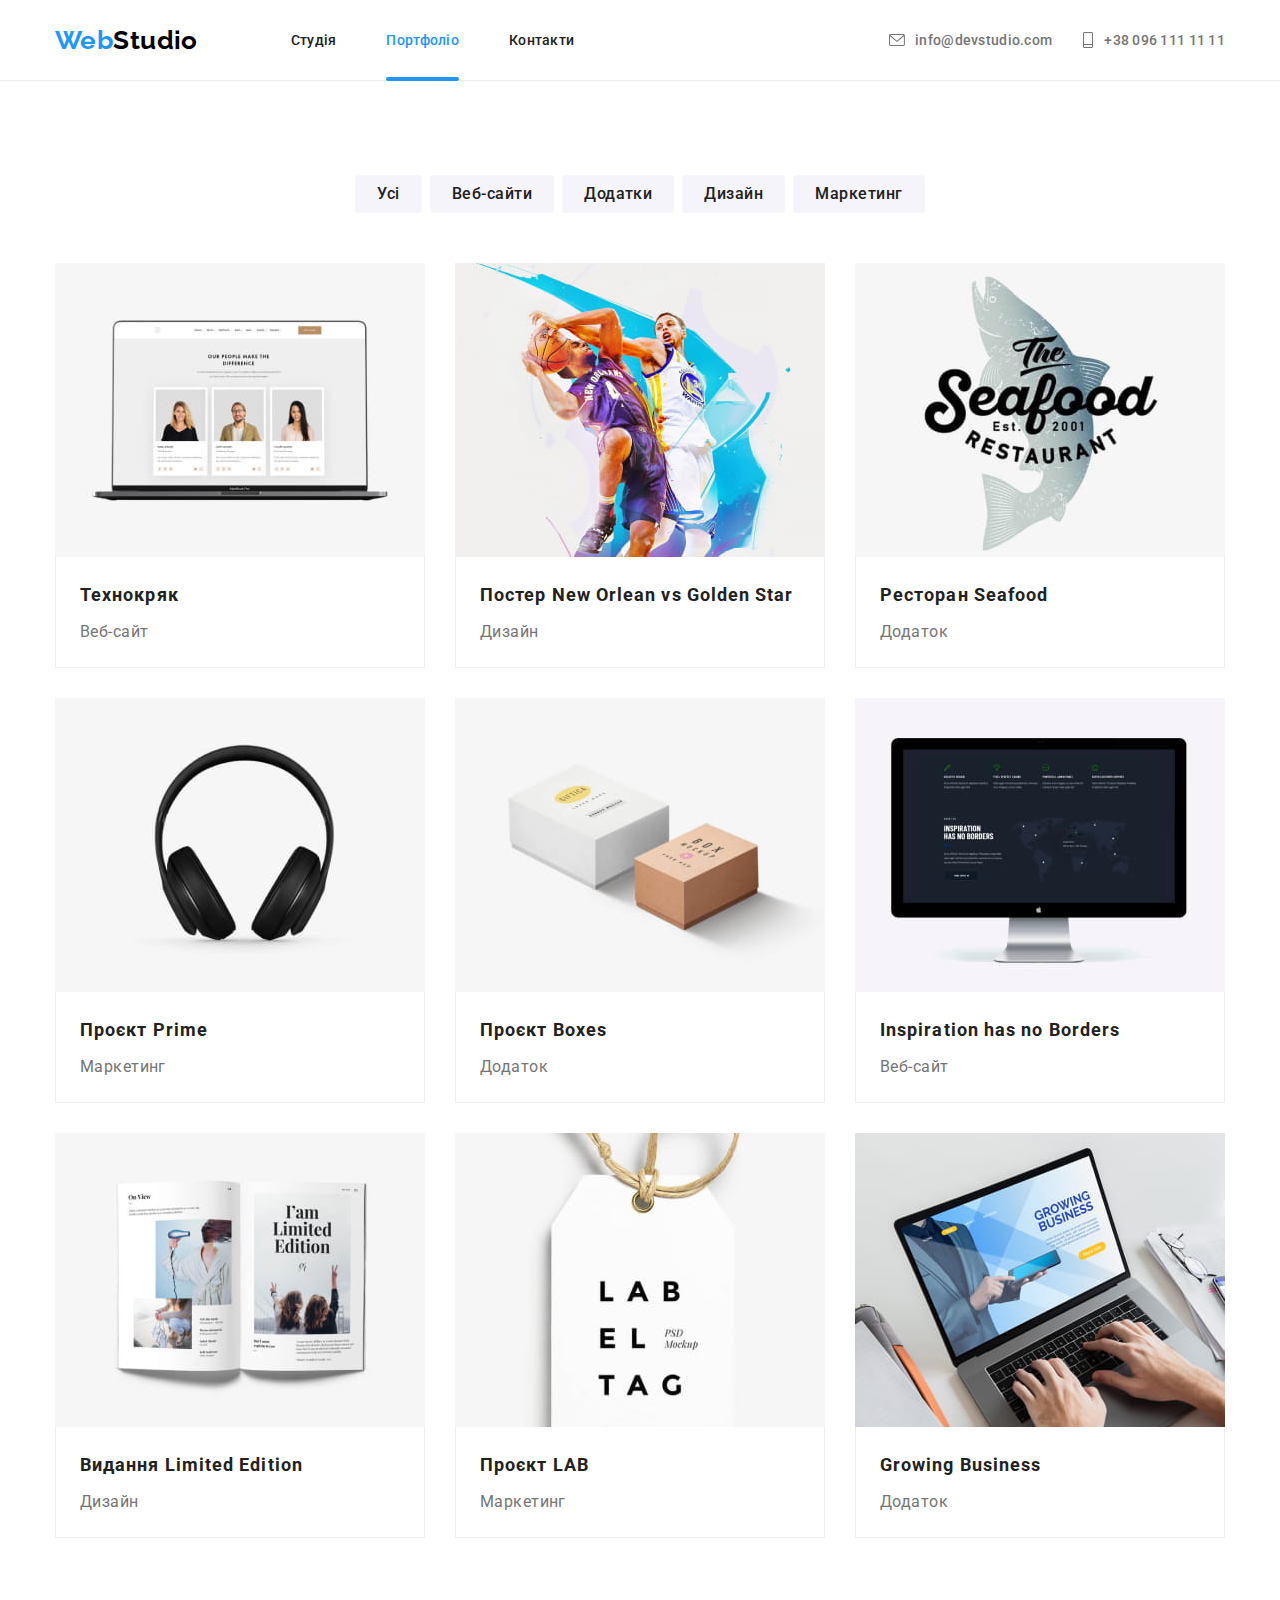
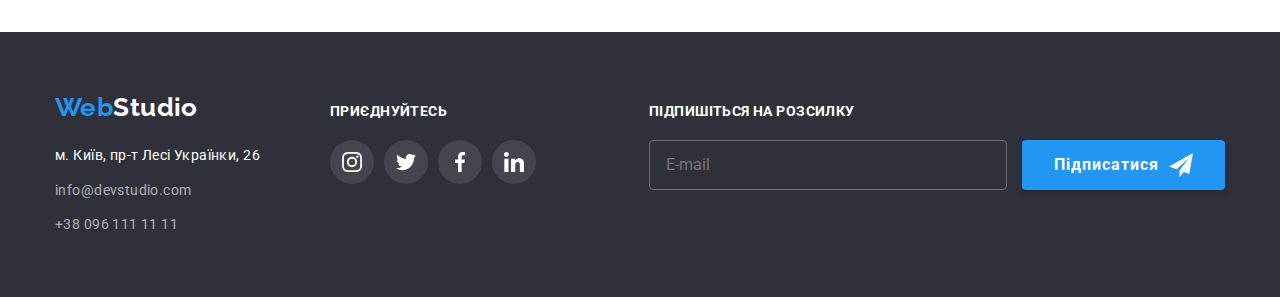
<file: portfolio.html>
<!DOCTYPE html>
<html lang="uk">
  <head>
    <meta charset="UTF-8" />
    <meta http-equiv="X-UA-Compatible" content="IE=edge" />
    <meta name="viewport" content="width=device-width, initial-scale=1.0" />
    <title>Портфоліо</title>
    <link
      rel="stylesheet"
      href="https://cdnjs.cloudflare.com/ajax/libs/modern-normalize/1.0.0/modern-normalize.min.css"
    />
    <link rel="stylesheet" href="./css/styles.css" />
    <link rel="preconnect" href="https://fonts.googleapis.com" />
    <link rel="preconnect" href="https://fonts.gstatic.com" crossorigin />
    <link
      href="https://fonts.googleapis.com/css2?family=Raleway:wght@700&family=Roboto:wght@400;500;700;900&display=swap"
      rel="stylesheet"
    />
  </head>
  <body>
    <header class="menu-list-border">
      <div class="container menu-list">
        <a href="./index.html" class="link logo-studio"><span class="logo-web">Web</span>Studio</span></a>
        <nav class="nav-list">
          <ul class="list link-nav-list">
            <li>
              <a href="./index.html" class="link link-nav">Студія</a>
            </li>
            <li>
              <a href="./portfolio.html" class="link link-nav-current">Портфоліо</a>
            </li>
            <li>
              <a href="#" class="link link-nav">Контакти</a>
            </li>
          </ul>
        </nav>
        <ul class="list site-nav">
          <li class="site-nav-button">
            <a href="mailto:info@devstudio.com" class="link link-email">
              <svg role="img" width="16px" height="12px" class="envelope">
                <use href="./images/icons.svg#icon-envelope"></use>
              </svg>
              info@devstudio.com
            </a>
          </li>
          <li class="site-nav-button">
            <a href="tel:+380961111111" class="link link-email">
              <svg role="img" width="12px" height="16px" class="mobile">
                <use href="./images/icons.svg#icon-mobile"></use>
              </svg>
              +38 096 111 11 11
            </a>
          </li>
        </ul>
      </div>
    </header>
    <main>
      <div class="container">
        <h1 class="portfolio-h1">Портфоліо</h1>
        <ul class="section list filter-list">
          <li>
            <button type="button" class="input filter">Усі</button>
          </li>
          <li>
            <button type="button" class="input filter">Веб-сайти</button>
          </li>
          <li>
            <button type="button" class="input filter">Додатки</button>
          </li>
          <li>
            <button type="button" class="input filter">Дизайн</button>
          </li>
          <li>
            <button type="button" class="input filter">Маркетинг</button>
          </li>
        </ul>
        <ul class="section list projects">
          <li>
            <a href="#" class="link project-link">
              <div class="project-overlay">
                <img
                  src="./images/port_tehnocryak.jpg"
                  width="370"
                  height="294"
                  alt="Веб-сайт Технокряк"
                />
                <div class="overlay-project-link">
                  <p class="overlay-info">Ресурс пропонує комплексні пропозиції з різним рівнем функціоналу та сервісів. Все це дозволить відвідувачу отримати вичерпні відомості про компанію чи приватну особу.</p>
                </div>
              </div>
              <div class="project-info">
                <h2 class="project-name">Технокряк</h2>
                <p class="project-type">Веб-сайт</p>
              </div>
            </a>
          </li>
          <li>
            <a href="#" class="link project-link">
            <div class="project-overlay">
              <img
                src="./images/port_new_orlean.jpg"
                width="370"
                height="294"
                alt="Постер New Orlean vs Golden Starк"
              />
              <div class="overlay-project-link">
                <p class="overlay-info">Ресурс пропонує комплексні пропозиції з різним рівнем функціоналу та сервісів. Все це дозволить відвідувачу отримати вичерпні відомості про компанію чи приватну особу.</p>
              </div>
            </div>
            <div class="project-info">
              <h2 class="project-name" class="project-name">
                Постер New Orlean vs Golden Star
              </h2>
              <p class="project-type">Дизайн</p>
            </div>
            </a>
          </li>
          <li>
            <a href="#" class="link project-link">
              <div class="project-overlay">
                <img
                  src="./images/port_seafood.jpg"
                  width="370"
                  height="294"
                  alt="Ресторан Seafood"
                />
                <div class="overlay-project-link">
                  <p class="overlay-info">Ресурс пропонує комплексні пропозиції з різним рівнем функціоналу та сервісів. Все це дозволить відвідувачу отримати вичерпні відомості про компанію чи приватну особу.</p>
                </div>
              </div>
              <div class="project-info">
                <h2 class="project-name">Ресторан Seafood</h2>
                <p class="project-type">Додаток</p>
              </div>
            </a>
          </li>
          <li>
            <a href="#" class="link project-link">
            <div class="project-overlay">
            <img
              src="./images/port_prime.jpg"
              width="370"
              height="294"
              alt="Проєкт Prime"
            />
            <div class="overlay-project-link">
              <p class="overlay-info">Ресурс пропонує комплексні пропозиції з різним рівнем функціоналу та сервісів. Все це дозволить відвідувачу отримати вичерпні відомості про компанію чи приватну особу.</p>
            </div>
            </div>
            <div class="project-info">
              <h2 class="project-name">Проєкт Prime</h2>
              <p class="project-type">Маркетинг</p>
            </div>
            </a>
          </li>
          <li>
            <a href="#" class="link project-link">
            <div class="project-overlay">
            <img
              src="./images/port_boxes.jpg"
              width="370"
              height="294"
              alt="Проєкт Boxes"
            />
            <div class="overlay-project-link">
              <p class="overlay-info">Ресурс пропонує комплексні пропозиції з різним рівнем функціоналу та сервісів. Все це дозволить відвідувачу отримати вичерпні відомості про компанію чи приватну особу.</p>
            </div>
            </div>
            <div class="project-info">
              <h2 class="project-name">Проєкт Boxes</h2>
              <p class="project-type">Додаток</p>
            </div>
            </a>
          </li>
          <li>
            <a href="#" class="link project-link">
            <div class="project-overlay">
              <img
                src="./images/port_noborders.jpg"
                width="370"
                height="294"
                alt="Проєкт Inspiration has no Borders"
              />
              <div class="overlay-project-link">
                <p class="overlay-info">Ресурс пропонує комплексні пропозиції з різним рівнем функціоналу та сервісів. Все це дозволить відвідувачу отримати вичерпні відомості про компанію чи приватну особу.</p>
              </div>
            </div>
              <div class="project-info">
                <h2 class="project-name">Inspiration has no Borders</h2>
                <p class="project-type">Веб-сайт</p>
              </div>
            </a>
          </li>
          <li>
            <a href="#" class="link project-link">
            <div class="project-overlay">
            <img
              src="./images/port_limited_ed.jpg"
              width="370"
              height="294"
              alt="Видання Limited Edition"
            />
            <div class="overlay-project-link">
              <p class="overlay-info">Ресурс пропонує комплексні пропозиції з різним рівнем функціоналу та сервісів. Все це дозволить відвідувачу отримати вичерпні відомості про компанію чи приватну особу.</p>
            </div>
            </div>
            <div class="project-info">
              <h2 class="project-name">Видання Limited Edition</h2>
              <p class="project-type">Дизайн</p>
            </div>
            </a>
          </li>
          <li>
            <a href="#" class="link project-link">
              <div class="project-overlay">
                <img
                  src="./images/port_lab.jpg"
                  width="370"
                  height="294"
                  alt="Проєкт LAB"
                />
                <div class="overlay-project-link">
                  <p class="overlay-info">Ресурс пропонує комплексні пропозиції з різним рівнем функціоналу та сервісів. Все це дозволить відвідувачу отримати вичерпні відомості про компанію чи приватну особу.</p>
                </div>
              </div>
              <div class="project-info">
                  <h2 class="project-name">Проєкт LAB</h2>
                  <p class="project-type">Маркетинг</p>
              </div>
            </a>
          </li>
          <li>
            <a href="#" class="link project-link">
            <div class="project-overlay">
            <img
              src="./images/port_grow_business.jpg"
              width="370"
              height="294"
              alt="Додаток Growing Business"
            />
            <div class="overlay-project-link">
              <p class="overlay-info">Ресурс пропонує комплексні пропозиції з різним рівнем функціоналу та сервісів. Все це дозволить відвідувачу отримати вичерпні відомості про компанію чи приватну особу.</p>
            </div>
            </div>
            <div class="project-info">
              <h2 class="project-name">Growing Business</h2>
              <p class="project-type">Додаток</p>
            </div>
            </div>
            </a>
          </li>
        </ul>
      </div>
    </main>
    <footer>
      <div class="container">
        <div>
          <a href="./index.html" class="link logo-studio logo-footer">Web<span style="color:white">Studio</span></a>
          <address>
            <ul class="list">
              <li class="footer-item">
                <a href="https://goo.gl/maps/tvAfN8rbNp5ujhR58" class="link address-link">м. Київ, пр-т Лесі Українки, 26</a>
              </li>
              <li class="footer-item"><a href="mailto:info@devstudio.com" class="link footer-contact">info@devstudio.com</a></li>
              <li><a href="tel:+380961111111" class="link footer-contact">+38 096 111 11 11</a></li>
            </ul>
          </address>
        </div>
        <div class="footer-media-links">
          <p class="footer-media-links__title">Приєднуйтесь</p>
            <ul class="list footer-icons">
              <li class="list media-button">
                <a href="https://www.instagram.com/" class="icon-link link-media link-media-footer">
                  <svg class="icon-item"
                    width="20px" 
                    height="20px" 
                  >
                    <use href="./images/icons.svg#icon-instagram"></use>
                  </svg>
                </a>
              </li>
              <li class="list media-button">
                <a href="https://twitter.com/?lang=en" class="icon-link link-media link-media-footer">
                <svg class="icon-item"
                width="20px" 
                height="20px" 
                >
                  <use href="./images/icons.svg#icon-twitter"></use>
                </svg>
                </a>
              </li>
              <li class="list media-button">
                <a href="https://www.facebook.com/" class="icon-link link-media link-media-footer">
                  <svg class="icon-item"
                    width="20px" 
                    height="20px" 
                  >
                    <use href="./images/icons.svg#icon-facebook"></use>
                  </svg>
                </a>
              </li>
              <li class="list media-button">
                <a href="https://www.linkedin.com/" class="icon-link link-media link-media-footer">
                  <svg class="icon-item"
                    width="20px" 
                    height="20px" 
                  >
                    <use href="./images/icons.svg#icon-linkedin"></use>
                  </svg>
                </a>
              </li>
            </ul>
        </div>
        <div class="footer-mail-subscribe">
            <form>
              <label class="footer-media-links__title footer-mail-subscribe__label">
                Підпишіться на розсилку
              </label>
              <input 
                type="email" 
                class="input footer-mail-subscribe__input"
                placeholder="E-mail"
                required
                pattern="[a-z0-9._%+-]+@[a-z0-9.-]+\.[a-z]{2,}$">
              <button type="submit" class="input order-service footer-mail-subscribe__btn">Підписатися
                <svg width="24px" height="24px" class="footer-mail-subscribe__icon">
                  <use href="./images/icons.svg#icon-send"></use>
                </svg>
              </button>
            </form>
        </div>
      </div>
    </footer>
  </body>
</html>
</file>
<file: css/styles.css>
:root {
    --main-color: #fff;
    --blue-color: #2196f3;
    --main-text-color: #212121;
    --text-gray-color: #757575;
    --footer-background: #2f303a;
    --button-background: #f5f4fa;
    --logo-studio-color: #000000;
    --border-menu-navigation: #ececec;
    --border-project-card: #eeeeee;
    --icons-color: #afb1b8;
    --main-backggound-shadow: rgba(47, 48, 58, 0.4);
    --porfolio-card-overlay: rgba(33, 150, 243, 0.9);
    --background-color-icons: rgba(255, 255, 255, 0.1);
    --overlay-color: rgba(0, 0, 0, 0.2);

    /* BORDERS */
    --border-modal-form: 1px solid rgba(33, 33, 33, 0.2);
    --border-footer-form: 1px solid rgba(255, 255, 255, 0.3);

    /* SHADOWS */
    --box-shadow: 0px 1px 3px rgba(0, 0, 0, 0.12), 0px 1px 1px rgba(0, 0, 0, 0.14), 0px 2px 1px rgba(0, 0, 0, 0.2);
    --box-shadow-submit-btn: 0px 4px 4px rgba(0, 0, 0, 0.15);
    --portfolio-filter-shadow: 0px 3px 1px rgba(0, 0, 0, 0.1), 0px 1px 2px rgba(0, 0, 0, 0.08), 0px 2px 2px rgba(0, 0, 0, 0.12);
    --project-hover-shadow: 0px 1px 1px rgba(0, 0, 0, 0.12), 0px 4px 4px rgba(0, 0, 0, 0.06), 1px 4px 6px rgba(0, 0, 0, 0.16);

    /* ANIMATION */
    --transition-timing: 250ms cubic-bezier(0.4, 0, 0.2, 1);
    --btn-transform: scale(1.1)
  }
  
    /* ГЛОБАЛЬНІ СТИЛІ ТА СКИДАННЯ */

  body {
    background-color: var(--main-color);
    font-family: 'Roboto', sans-serif;
    color: var(--main-text-color);
    letter-spacing: 0.03em;
    font-size: 14px;
  }
  
  .list {
    list-style: none;
    margin: 0;
    padding-top: 0;
    padding-bottom: 0;
    padding-inline-start: 0px;
    padding-left: 0;
  }
  
  .link {
    text-decoration: none;
    color: currentColor;
    outline: transparent;
  }
  
  .icon-link {
    text-decoration: none;
    color: currentColor;
  }
  
  .input,
  .icon-link {
    outline: transparent;
  }

  h1,
  li,
  p,
  h2,
  h3,
  h4,
  h5,
  h6 {
    margin: 0;
  }
  
  img {
    display: block;
    max-width: 100%;
    height: auto;
  }
  
  button {
    border: none;
    cursor: pointer;
  }
  
    /* СТИЛІ ЗАГАЛЬНОГО КОРИСТУВАННЯ */

  .container {
    width: 1200px;
    padding: 0 15px;
    margin: 0 auto;
  }
  
  .section {
    padding-top: 94px;
    padding-bottom: 94px;
  }

  .visually-hidden {
    position: absolute;
    width: 1px;
    height: 1px;
    margin: -1px;
    border: 0;
    padding: 0;
    white-space: nowrap;
    clip-path: inset(100%);
    clip: rect(0 0 0 0);
    overflow: hidden;
  }

      /* ХЕДЕР */
  
  header {
    font-weight: 500;
  }
  
  .menu-list {
    display: flex;
    flex-direction: row;
    align-items: center;
    padding-top: 24.5px;
    padding-bottom: 24.5px;
  }
  
  .menu-list-portfolio {
    display: flex;
    flex-direction: row;
    align-items: center;
    padding-top: 24px;
    padding-bottom: 24px;
  }
  
  .menu-list-border {
    border-bottom: 1px solid var(--border-menu-navigation);
  }
  
  .nav-list {
    margin-left: 93px;
  }
  
  .link-nav-list {
    display: inline-flex;
    align-items: center;
    gap: 50px;
  }
  
  .site-nav {
    display: inline-flex;
    align-items: center;
    gap: 30px;
    margin-left: auto;
  }
  
  .site-nav-button {
    background-color: #fff;
    color: var(--text-gray-color);
    cursor: pointer;
  }
  
  .link-email {
    display: flex;
    align-items: center;
    gap: 10px;
    color: var(--text-gray-color);
    letter-spacing: 0.02em;
    font-weight: 500;
    transition: color var(--transition-timing);
  }
  
  .envelope,
  .mobile {
    fill: currentColor;
  }
  
  .link-email:hover,
  .link-email:focus {
    color: var(--blue-color);
  }
  
  
  .logo-studio {
    font-family: 'Raleway', sans-serif;
    font-weight: 700;
    font-size: 26px;
    line-height: 1.2;
    color: var(--logo-studio-color);
  }
  
  .logo-web {
    color: var(--blue-color);
  }
  
  .link-nav-current,
  .link-nav,
  .site-nav {
    line-height: 1.2;
    letter-spacing: 0.02em;
  }
  
  .link-nav {
    color: var(--main-text-color);
    transition: color var(--transition-timing);
  }
  
  .link-nav-current {
    color: var(--blue-color);
    position: relative;
  }
  
  .link-nav-current::after {
    content: "";
    position: absolute;
    top: 45px;
    right: 0;
    width: 100%;
    border-bottom: solid 4px var(--blue-color);
    border-radius: 2px;
  }
  
  .link-nav:visited {
    color: var(--main-text-color);
  }
  
  .link-nav:hover,
  .link-nav:focus,
  .link-nav:visited:hover,
  .link-nav:visited:focus {
    color: var(--blue-color);
  }

      /* СЕКЦІЯ З ГАСЛОМ І КНОПКОЮ ЗАМОВЛЕННЯ*/
  
  .motto-order-section {
    text-align: center;
    max-width: 1600px;
    height: 600px;
    padding-top: 200px;
    padding-bottom: 200px;
    background-image: 
      linear-gradient(to bottom, var(--main-backggound-shadow), var(--main-backggound-shadow)), 
      url('../images/main-bkg.jpg');
    background-size: cover;
    background-repeat: no-repeat;
    margin: 0 auto;
  }
  
  .main-h1 {
    font-weight: 900;
    font-size: 44px;
    line-height: 1.36;
    color: var(--main-color);
    text-transform: uppercase;
    letter-spacing: 0.06em;
    margin: 0 auto;
    width: 696px;
    margin-bottom: 30px;
  }
  
  .main-h2,
  .portfolio-h1 {
    position: absolute;
    width: 1px;
    height: 1px;
    margin: -1px;
    border: 0;
    padding: 0;
    white-space: nowrap;
    clip-path: inset(100%);
    clip: rect(0 0 0 0);
    overflow: hidden;
  }
  
  .order-service {
    color: var(--main-color);
    font-weight: 700;
    font-size: 16px;
    letter-spacing: 0.06em;
    line-height: 1.875;
    background-color: var(--blue-color);
    border: none;
    border-radius: 4px;
    cursor: pointer;
    transition: 0.25s;
    display: inline;
    align-items: center;
    padding: 10px 32px;
    transition: var(--transition-timing);
  }
  
  .order-service:hover,
  .order-service:focus {
    color: var(--blue-color);
    background-color: var(--main-color); 
    transform: var(--btn-transform);   
  }
    /* МОДАЛЬНЕ ВІКНО */

  .backdrop.is-hidden {
    visibility: hidden;
    opacity: 0;
    pointer-events: none;
  }

  .overlay {
    opacity: 0;
    visibility: hidden;
    position: fixed;
    top: 0;
    left: 0;
    width: 100%;
    height: 100%;
    background-color: var(--overlay-color);
    z-index: 20;
    transition:
    visibility var(--transition-timing),
    opacity var(--transition-timing);
 }
  
  .modal {
    opacity: 0;
    visibility: hidden;
    width: 100%;
    position: fixed;
    top: 50%;
    left: 50%;
    transform: translate(-50%, -50%);
    z-index: 30;
    padding: 50px;
    background-color: var(--main-color);
    max-width: 528px;
    max-height: 581px;
    padding: 40px;
    box-shadow: var(--box-shadow);
    border-radius: 4px;
    transition:
    visibility var(--transition-timing),
    opacity var(--transition-timing);
 }
  
 .modal.active,
 .overlay.active{
    opacity: 1;
    visibility: visible;
 }
  
  .button-close {
    position: absolute;
    display: flex;
    align-items: center;
    justify-content: center;
    width: 30px;
    height: 30px;
    color: var(--logo-studio-color);
    background-color: var(--main-color);
    border: solid 1px rgba(0, 0, 0, 0.1);
    border-radius: 50%;
    padding: 6px;
    top: 8px;
    right: 8px;
    transition: color var(--transition-timing), background-color var(--transition-timing);
  }

  .button-close:hover,
  .button-close:focus {
    color: var(--main-color);
    background-color: var(--blue-color);
  }

  .icon-close-window {
    fill: currentColor;
    min-width: 18px;
  }
  
    /* СТИЛІ ФОРМИ */

  .form-group {
    display: flex;
    flex-direction: column;
  }

  .contact-details-head {
    font-weight: 700;
    font-size: 20px;
    line-height: 1.15;
    margin-bottom: 12px;
  }

 .form-label {
    margin-bottom: 10px;
    position: relative;
    color: var(--main-text-color);
 }

 .form_comment {
  margin-bottom: 20px;
 }

  .label-text {
    display: block;
    text-align: start;
    margin-bottom: 4px;
    font-size: 12px;
    color: var(--text-gray-color);
    line-height: 1.16;
  }

  .form-input-area {
    display: flex;
    transition: var(--transition-timing);
    width: 100%;
    
  }

  .form-input {
    padding: 12px 12px 12px 40px;
    border: var(--border-modal-form);
    border-radius: 4px;
    height: 40px;
    width: 100%;
    font-size: 14px;
    color: var(--main-text-color);
    cursor: pointer;
    transition: border-color var(--transition-timing);
  }

  .form-input-area:focus-within {
    color: var(--blue-color);
  }

  .form-input:focus {
    border-color: var(--blue-color);
  }

  .form-input:not(:placeholder-shown):required:invalid {
    border-color: red;
  }

  .form-input:not(:placeholder-shown):required:valid {
    border-color: green;
  }

  .icon-form {
    fill: currentColor;
    position: absolute;
    z-index: 1;
    top: 50%;
    right: 418px;
  }

  .textarea {
    padding: 12px 16px;
    font-size: 12px;
    height: 120px;
    width: 100%;
    line-height: 1.14;
    resize: none;
    border: 1px solid rgba(33, 33, 33, 0.2);
    border-radius: 4px;
    transition: border-color var(--transition-timing);
  }

  .textarea:focus {
    border-color: var(--blue-color);
  }

  .checkbox-policy {
    position: relative;
    display: flex;
    justify-content: center;
    align-items: center;
  }

  .checkbox {
    position: absolute;
    width: 16px;
    height: 15px;
    right: 95.4%;
    top: 5px;
    bottom: 4px;
  }

  .checkbox-icon-unchecked {
    position: absolute;
    right: 95.4%;
    top: 5px;
    bottom: 4px;
    transition:
    opacity var(--transition-timing);
  }

  .checkbox:checked + .checkbox-icon .checkbox-icon-unchecked {
    opacity: 0;
  }

  .checkbox-icon-checked {
    position: absolute;
    right: 95.4%;
    top: 5px;
    bottom: 4px;
    opacity: 0;
    transition:
    opacity var(--transition-timing);
  }

  .checkbox:checked + .checkbox-icon .checkbox-icon-checked {
    opacity: 1;
  }

  .checkbox-agreement-text {
    color: var(--text-gray-color);
    line-height: 1.71;
    margin-left: 8.38px;
    }

  .checkbox-agreement-link {
    color: var(--blue-color);
    text-decoration-line: underline;
  }

  .btn-submit {
    padding: 10px 52px;
    margin-top: 30px;
    box-shadow: var(--box-shadow-submit-btn);
    transition: var(--transition-timing);
  }

  .btn-submit:hover,
  .btn-submit:focus {
    background-color: var(--blue-color);
    color: var(--main-color);
    transform: var(--btn-transform);
  }

  /* ----------------
      ПЕРЕВАГИ
  ----------------*/

  .feature-name {
    font-size: 14px;
    font-weight: 700;
    line-height: 1.2;
    text-transform: uppercase;
    margin: 0;
  }
  
  .features {
    display: flex;
  }
  
  .features-item:not(:last-child) {
    margin-right: 30px;
  }
  
  .features-info {
    font-size: 14px;
    color: var(--text-gray-color);
    line-height: 1.8;
    margin-bottom: 0;
    margin-top: 10px;
  }
  
  .feature-icon {
    background-color: var(--button-background);
    padding: 25px 100px;
    margin-bottom: 30px;
    border-radius: 4px;
  }
  
  .main-section-name {
    text-align: center;
    font-weight: 700;
    font-size: 36px;
    line-height: 1.2;
    margin-bottom: 50px;
  }

  /* --------------------
  ЧИМ МИ ЗАЙМАЄМОСЬ 
  ---------------------*/
  
  .what-we-do-section {
    padding-top: 0;
  }
  
  .img-section {
    display: inline-flex;
    column-gap: 30px;
  }
  
  .thumb-img {
    position: relative;
  }
  
  .thumb-img > .label {
    position: absolute;
    height: 70px;
    width: 100%;
    bottom: 0;    
    background: rgba(47, 48, 58, 0.8);
    text-transform: uppercase;
    color: var(--main-color);
    font-weight: 700;
    line-height: 1.142;
    display: flex;
    justify-content: center;
    align-items: center;
  }
  
  .team-cards-list {
    display: flex;
    gap: 30px;
  }

   /* --------------------
    НАША КОМАНДА  
    ---------------------*/
  
  .team-card {
    text-align: center;
    background-color: var(--main-color);
    box-shadow: var(--box-shadow);
    border-radius: 4px;
    transition: var(--transition-timing);
  }
  
  .team-card:hover,
  .team-card:focus-within {
    transform: scale(1.06);
  }

  .our-team {
    background-color: var(--button-background);
    background-size: cover;
  }
  
  .team-info,
  .team-name {
    font-size: 16px;
    line-height: 1.1875;
    align-self: flex-end;
  }
  
  .team-card-info {
    padding: 30px 32px;
  }
  
  .team-name {
    font-weight: 500;
    margin-bottom: 10px;
  }
  
  .team-info {
    color: var(--text-gray-color);
    margin-bottom: 16px;
  }
  
  .icons-media-list {
    display: flex;
    gap: 10px;
    justify-content: space-around;
    align-items: center;
  }
  
  .media-button {
    width: 44px;
    height: 44px;
  }
  
  .link-media {
    width: 100%;
    height: 100%;
    display: flex;
    align-items: center;
    justify-content: center;
    border-radius: 50%;
    background-color: var(--main-color);
    color: var(--icons-color);
    transition: color var(--transition-timing), background-color var(--transition-timing);
    outline: none;
  }
  
  .link-media:hover,
  .link-media:focus {
    color: var(--main-color);
    background: var(--blue-color);
  }
  
  .icon-item {
    fill: currentColor;
  }

 /* --------------------
    НАШІ ПАРТНЕРИ
---------------------*/
  
  .partner {
    display: flex;
    gap: 30px;
  }
  
  .partner-link {
    border: 1px solid var(--icons-color);
    color: var(--icons-color);
    width: 170px;
    height: 92px;
    display: flex;
    align-items: center;
    justify-content: center;
    border-radius: 4px;
    transition: var(--transition-timing);
  }
  
  .partner-link:hover,
  .partner-link:focus {
    color: var(--blue-color);
    border-color: var(--blue-color);
    transform: var(--btn-transform);
  }
  
  .partner-icon {
    fill: currentColor;
  }

  /*--------------
     ФУТЕР 
  --------------*/

  footer {
    padding-top: 60px;
    padding-bottom: 60px;
    background-color: var(--footer-background);
    background-size: cover;
    background-repeat: repeat;
  }
  
  footer .container {
    display: flex;
    align-items: baseline;
  }
  
  .logo-footer {
    margin-bottom: 10px;
  }
  
  .footer-media-links {
    margin-left: 70px;
  }
  
  .footer-media-links__title {
    text-transform: uppercase;
    color: var(--main-color);
    margin-bottom: 20px;
    font-weight: 700;
    line-height: 1.18;
  }
  
  .link-media-footer {
    background-color: var(--background-color-icons);
    color: var(--main-color);
  }
  
  .footer-icons {
    display: flex;
    gap: 10px;
  }
  
  address {
    color: var(--main-color);
    font-style: normal;
    line-height: 1.8;
    margin-top: 20px;
  }
  
  .footer-item {
    margin-bottom: 9px;
  }
  
  .address-link {
    color: var(--main-color);
    transition: color var(--transition-timing);
  }
  
  .footer-contact,
  .footer-contact:visited {
    color: var(--main-color);
    opacity: 60%;
    transition: color var(--transition-timing);
  }
  
  .logo-footer,
  .logo-footer:visited {
    color: var(--blue-color);
  }
  .footer-contact:hover,
  .footer-contact:focus,
  .address-link:hover,
  .address-link:focus,
  .address-link:visited:hover,
  .address-link:visited:focus {
    color: var(--blue-color);
    opacity: 100%;
  }
  
  .footer-mail-subscribe {
    margin-left: auto;
  }

  .footer-mail-subscribe__label {
    display: block;
  }

  .footer-mail-subscribe__input,
  .footer-mail-subscribe__input:placeholder-shown:required:invalid{
    width: 358px;
    height: 50px;
    border: var(--border-footer-form);
    border-radius: 4px;
    background-color: transparent;
    padding: 15px 16px;
    margin-right: 12px;
    font-size: 16px;
    line-height: 1.25;
    color: var(--main-color);
  }

  .footer-mail-subscribe__input

  .footer-mail-subscribe__input:required:invalid {
    border-color: red;
  }

  .footer-mail-subscribe__input:required:valid {
    border-color: green;
  }

  .footer-mail-subscribe__btn {
    display: inline-flex;
    gap: 10px;
    box-shadow: var(--box-shadow-submit-btn);
    border-radius: 4px;
    transition: var(--transition-timing);
  }

  .footer-mail-subscribe__icon {
    fill: currentColor;
  }

  .footer-mail-subscribe__btn:hover,
  .footer-mail-subscribe__btn:focus {
    transform: scale(1.07);
  }

          /*-------------- ПОРТФОЛІО---------------- */
  
   /* --------------------
      ФІЛЬТРИ
  ---------------------*/

  .filter-list {
    display: flex;
    justify-content: center;
    gap: 8px;
    padding-bottom: 0;
  }
  
  .filter {
    cursor: pointer;
    background-color: var(--button-background);
    color: var(--main-text-color);
    font-weight: 500;
    font-size: 16px;
    line-height: 1.625;
    letter-spacing: 0.03em;
    border: 0px;
    border-radius: 4px;
    font-family: 'Roboto', sans-serif;
    padding: 6px 22px;
    transition: color var(--transition-timing), background-color var(--transition-timing), box-shadow var(--transition-timing);
  }
  
  .filter:hover,
  .filter:focus {
    border: none;
    border-radius: 4px;
    background-color: var(--blue-color);
    color: var(--main-color);
    box-shadow: var(--portfolio-filter-shadow);
  }

  /*----------
   СІТКА ПРОЄКТІВ 
  ------------*/
  
  .projects {
    margin-top: 50px;
    display: flex;
    flex-wrap: wrap;
    gap: 30px;
    padding-top: 0;
  }
  
  .project-link {
    display: block;
    transition: box-shadow var(--transition-timing);
  }
  
  .project-link:hover,
  .project-link:focus {
    box-shadow: var(--project-hover-shadow);
  }

  .project-overlay {
    position: relative;
    overflow: hidden;
  }
  
  .project-link:hover .overlay-project-link,
  .project-link:focus .overlay-project-link {
    transform: translatey(-100%);
  }
  
  .overlay-project-link {
    position: absolute;
    transform: translatey(0);
    width: 100%;
    height: 294px;
    padding: 63px 24px;
    background-color: var(--porfolio-card-overlay);
    transition: transform var(--transition-timing);
  }
  
  .overlay-info {
    color: var(--main-color);
    font-size: 18px;
    line-height: 1.55;
  }
  
  .project-info {
    border-left: 1px solid var(--border-project-card);
    border-right: 1px solid var(--border-project-card);
    border-bottom: 1px solid var(--border-project-card);
    padding: 20px 24px;
  }
  
  .project-name {
    font-weight: 700;
    font-size: 18px;
    line-height: 2;
    letter-spacing: 0.06em;
    margin-bottom: 4px;
  }
  
  .project-type {
    font-size: 16px;
    color: var(--text-gray-color);
    line-height: 1.875;
  }
</file>
